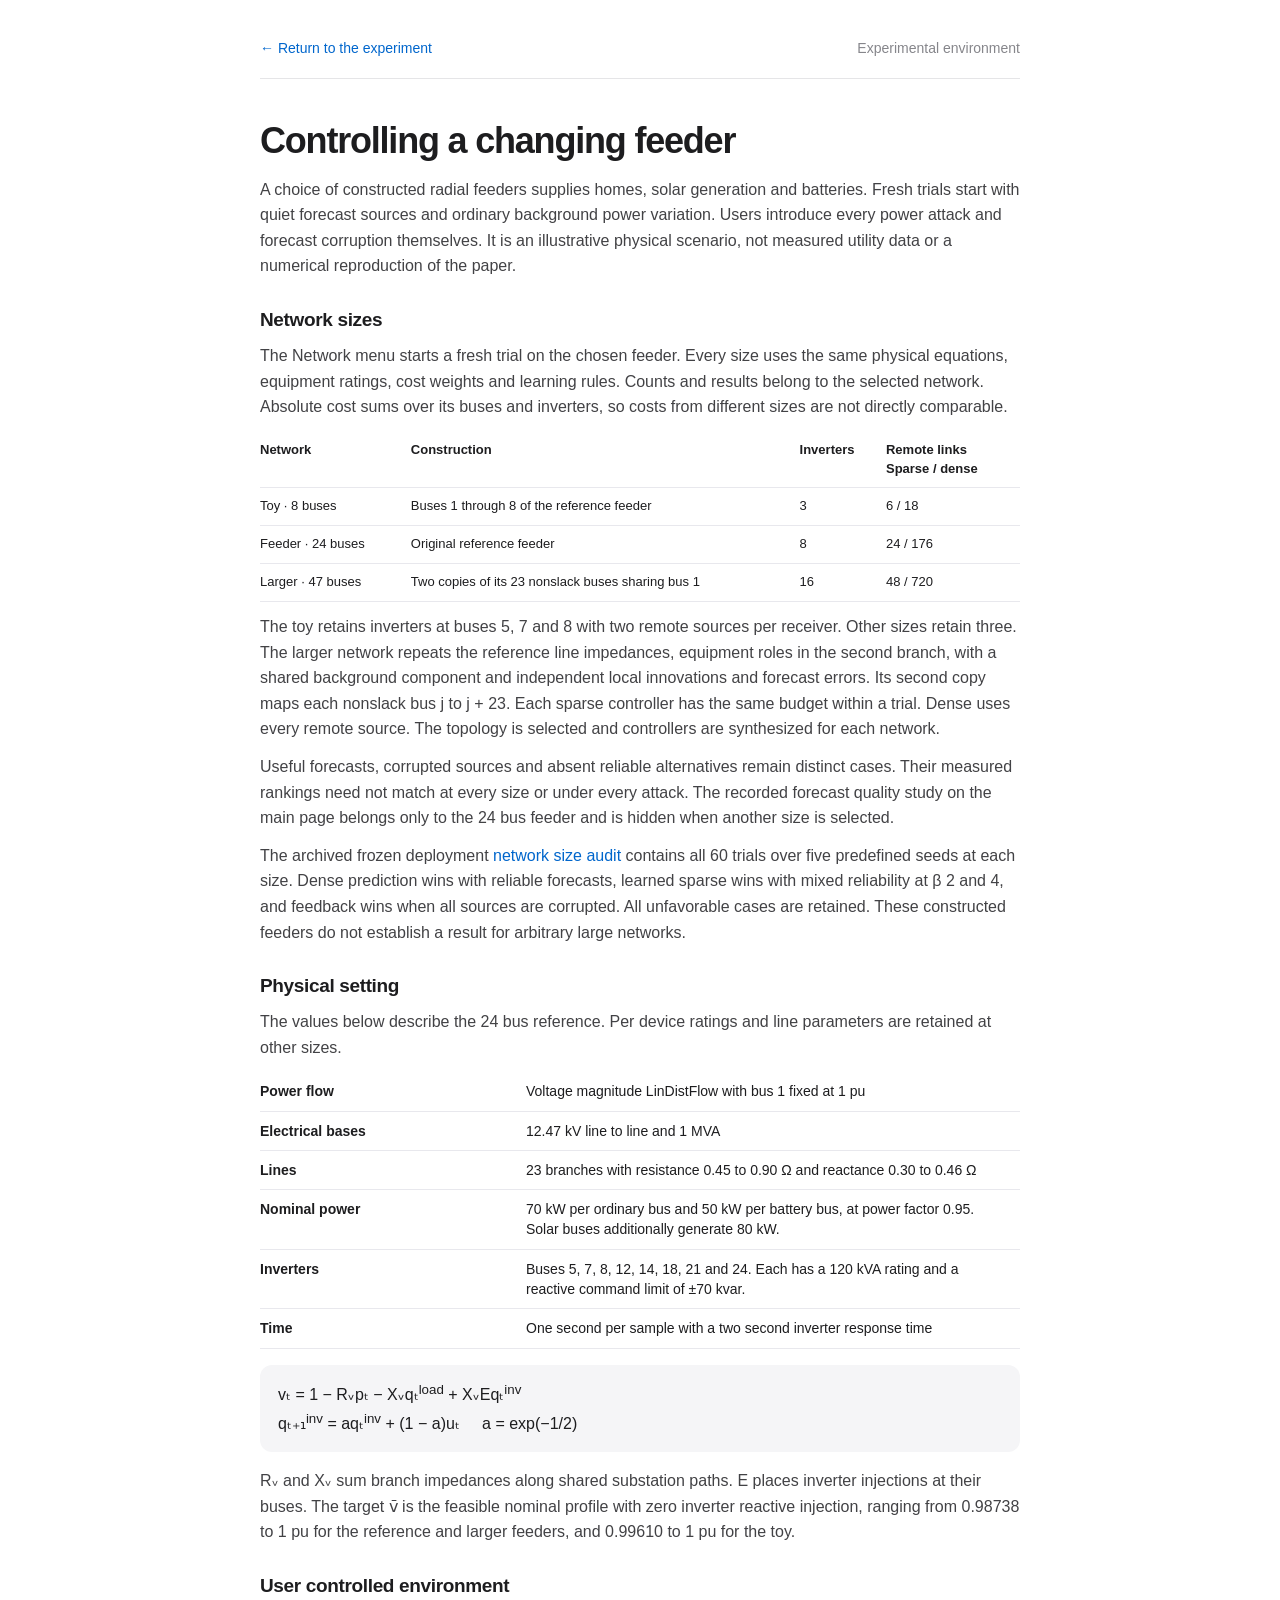
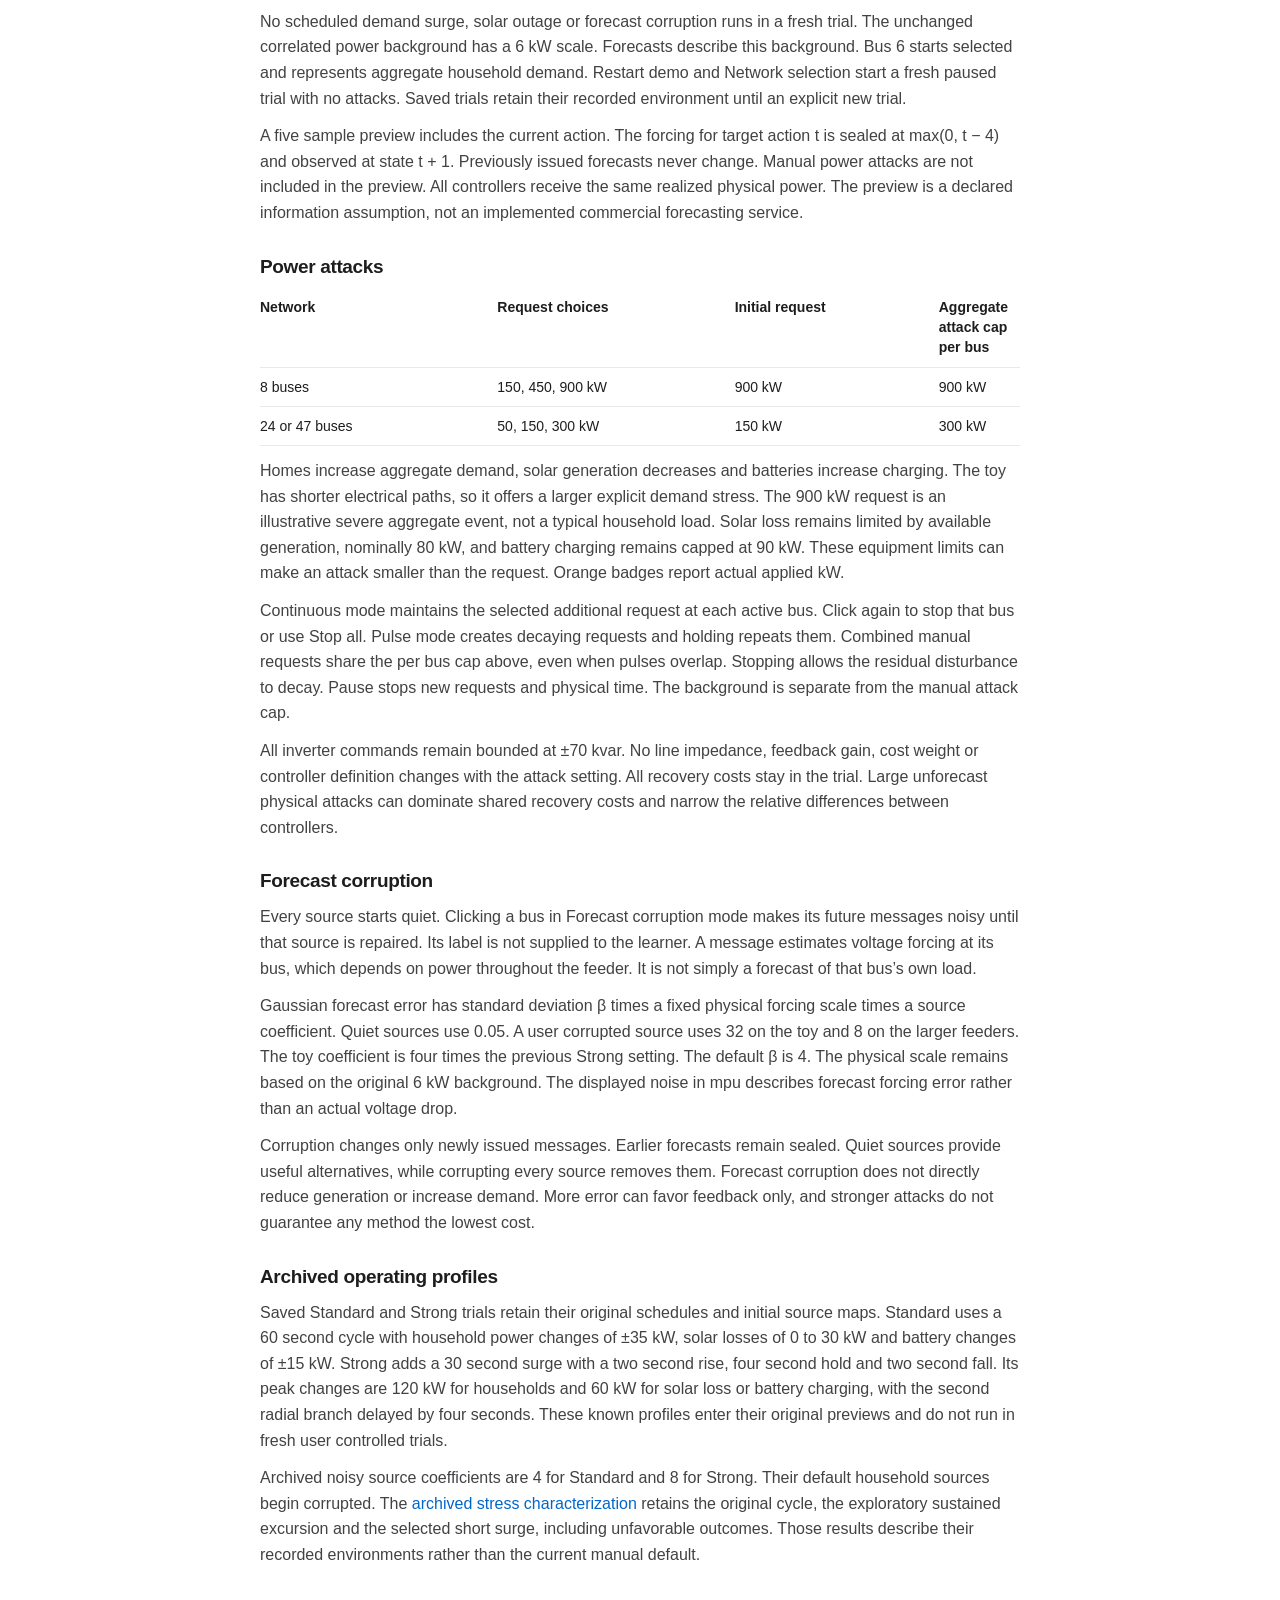
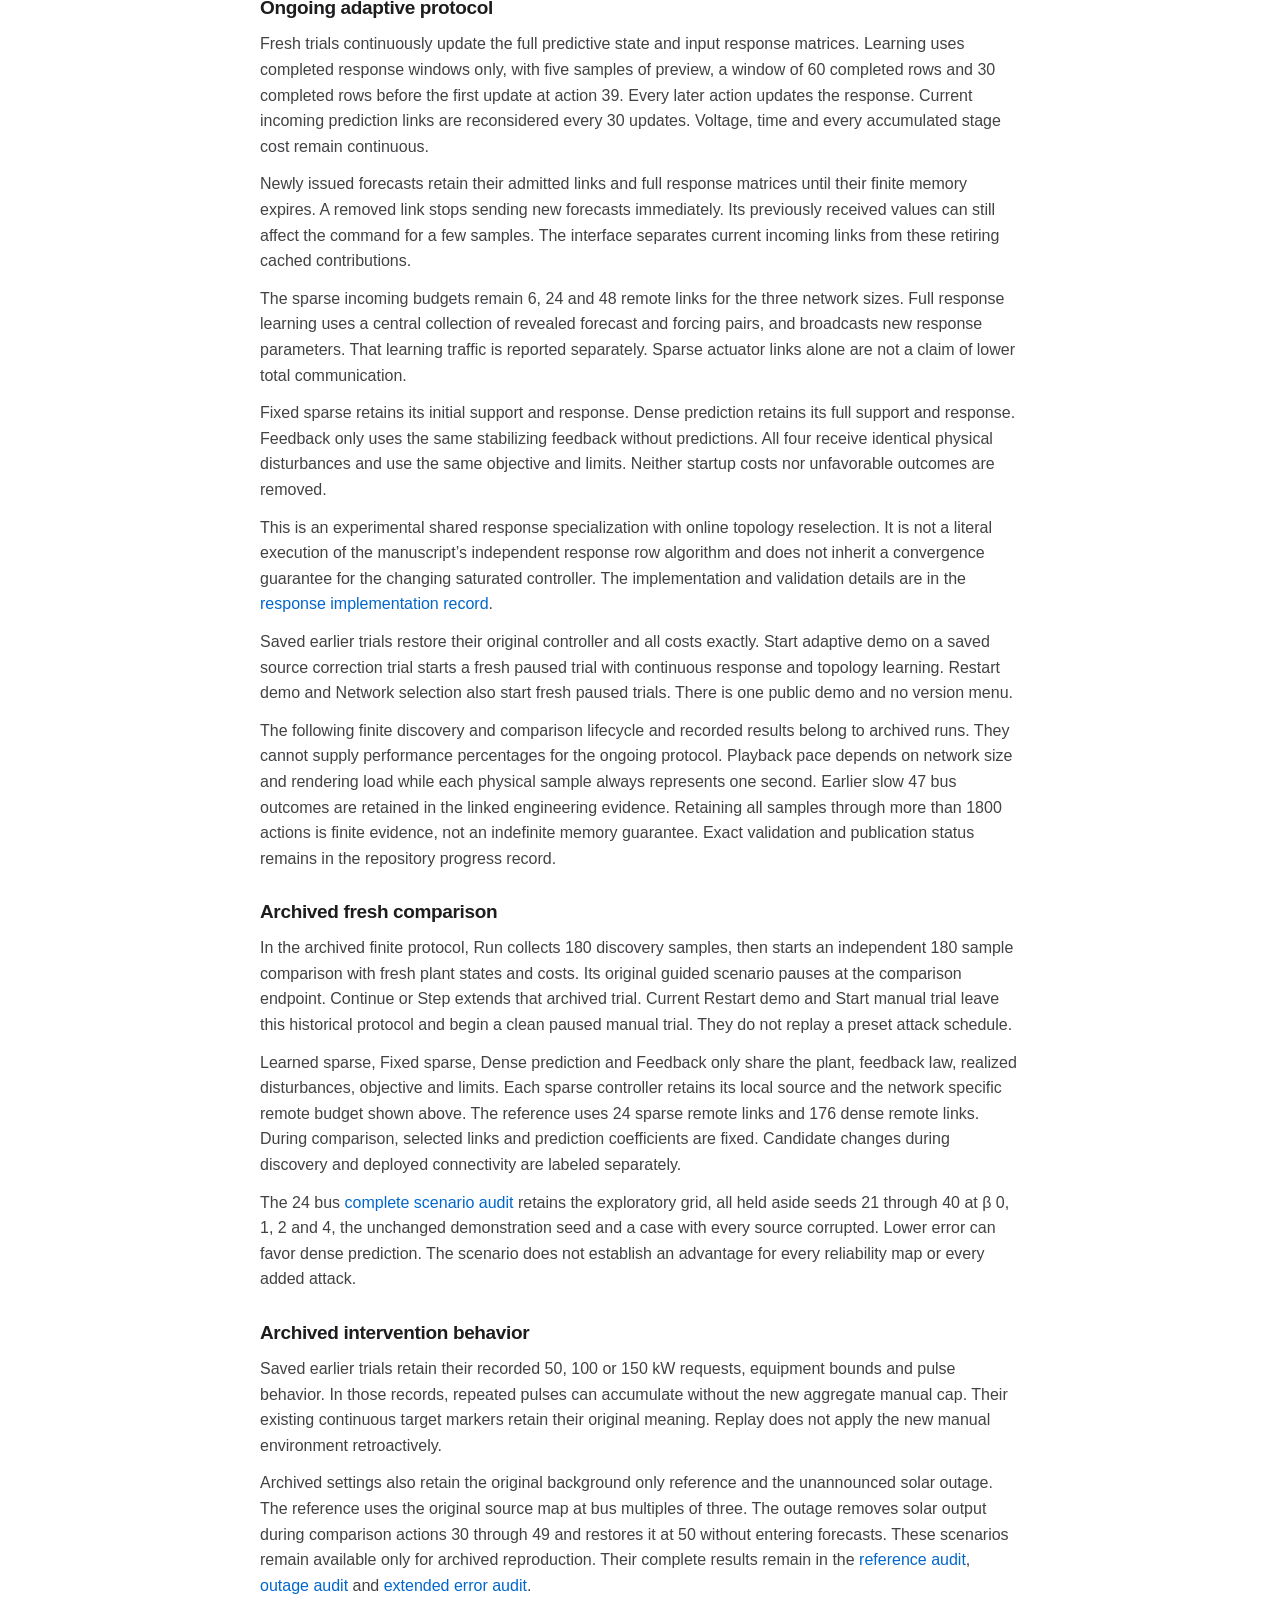
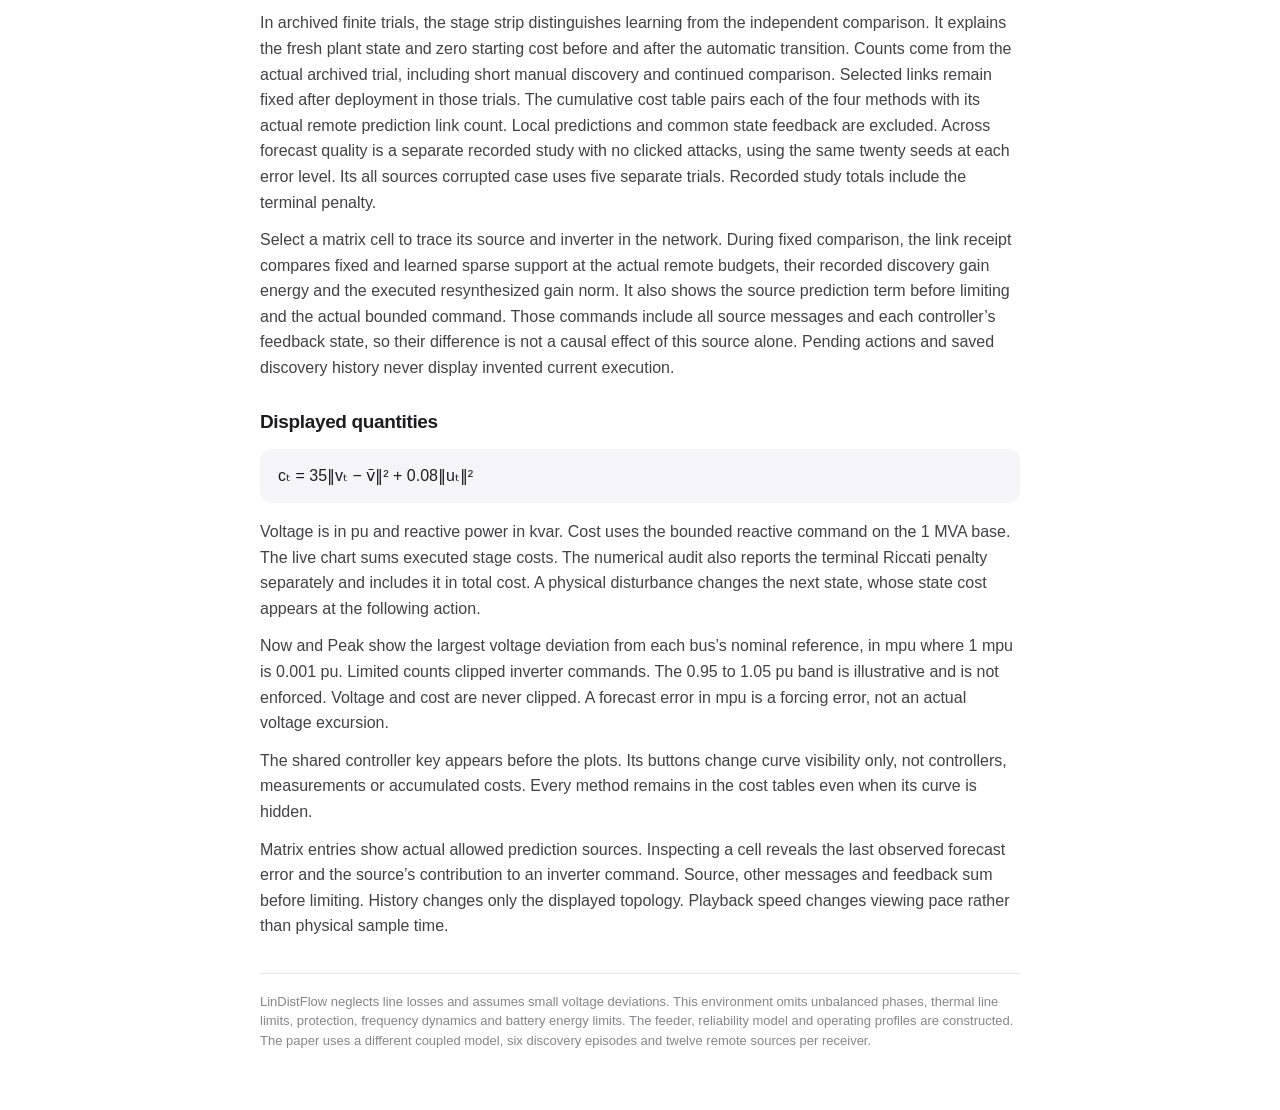
<file: environment.html>
<!doctype html>
<html lang="en">
<head>
<meta charset="utf-8">
<meta name="viewport" content="width=device-width, initial-scale=1">
<meta name="description" content="Experimental environment for the interactive LinDistFlow feeder demo.">
<title>Experimental environment · Keeping the Grid Steady</title>
<style>
:root{font-family:-apple-system,BlinkMacSystemFont,"Segoe UI",sans-serif;color:#1d1d1f;background:#fff;font-synthesis:none}*{box-sizing:border-box}body{margin:0;padding:40px 24px 60px}main{max-width:760px;margin:auto}nav{display:flex;justify-content:space-between;align-items:center;font-size:14px;border-bottom:1px solid #e5e5e7;padding-bottom:22px;margin-bottom:42px}a{color:#0066cc;text-decoration:none}a:hover{text-decoration:underline}nav span{color:#86868b}h1{font-size:36px;letter-spacing:-1.2px;line-height:1.1;font-weight:650;margin:0 0 16px}p{font-size:16px;line-height:1.6;margin:12px 0;color:#424245}h2{font-size:19px;letter-spacing:-.35px;margin:30px 0 10px}table{width:100%;border-collapse:collapse;font-size:14px;line-height:1.45}th,td{text-align:left;vertical-align:top;border-bottom:1px solid #e8e8ed;padding:9px 12px 9px 0}th{font-weight:600;width:35%}.network-scenarios th{width:auto}.network-scenarios{font-size:13px}.equation{font-size:16px;line-height:1.65;background:#f5f5f7;border-radius:12px;padding:14px 18px;margin:16px 0;font-variant-numeric:tabular-nums}footer{margin-top:34px;padding-top:18px;border-top:1px solid #e5e5e7;color:#86868b;font-size:13px;line-height:1.5}@media(max-width:520px){body{padding:24px 20px}h1{font-size:30px}nav{margin-bottom:30px}th{width:40%}.equation{font-size:14px;overflow-x:auto}}@media print{body{padding:0}nav{margin-bottom:20px}h1{font-size:28px}h2{margin-top:20px}p{font-size:11pt}table,footer{font-size:10pt}.equation{font-size:11pt}a{color:inherit}main{max-width:none}}
</style>
</head>
<body><main>
<nav><a href="./">← Return to the experiment</a><span>Experimental environment</span></nav>
<h1>Controlling a changing feeder</h1>
<p>A choice of constructed radial feeders supplies homes, solar generation and batteries. Fresh trials start with quiet forecast sources and ordinary background power variation. Users introduce every power attack and forecast corruption themselves. It is an illustrative physical scenario, not measured utility data or a numerical reproduction of the paper.</p>
<h2>Network sizes</h2>
<p>The Network menu starts a fresh trial on the chosen feeder. Every size uses the same physical equations, equipment ratings, cost weights and learning rules. Counts and results belong to the selected network. Absolute cost sums over its buses and inverters, so costs from different sizes are not directly comparable.</p>
<table class="network-scenarios" aria-label="Network scenarios"><thead><tr><th>Network</th><th>Construction</th><th>Inverters</th><th>Remote links<br>Sparse / dense</th></tr></thead><tbody>
<tr><td>Toy · 8 buses</td><td>Buses 1 through 8 of the reference feeder</td><td>3</td><td>6 / 18</td></tr>
<tr><td>Feeder · 24 buses</td><td>Original reference feeder</td><td>8</td><td>24 / 176</td></tr>
<tr><td>Larger · 47 buses</td><td>Two copies of its 23 nonslack buses sharing bus 1</td><td>16</td><td>48 / 720</td></tr>
</tbody></table>
<p>The toy retains inverters at buses 5, 7 and 8 with two remote sources per receiver. Other sizes retain three. The larger network repeats the reference line impedances, equipment roles in the second branch, with a shared background component and independent local innovations and forecast errors. Its second copy maps each nonslack bus j to j + 23. Each sparse controller has the same budget within a trial. Dense uses every remote source. The topology is selected and controllers are synthesized for each network.</p>
<p>Useful forecasts, corrupted sources and absent reliable alternatives remain distinct cases. Their measured rankings need not match at every size or under every attack. The recorded forecast quality study on the main page belongs only to the 24 bus feeder and is hidden when another size is selected.</p>
<p>The archived frozen deployment <a href="benchmark-network-scenarios.json">network size audit</a> contains all 60 trials over five predefined seeds at each size. Dense prediction wins with reliable forecasts, learned sparse wins with mixed reliability at β 2 and 4, and feedback wins when all sources are corrupted. All unfavorable cases are retained. These constructed feeders do not establish a result for arbitrary large networks.</p>
<h2>Physical setting</h2>
<p>The values below describe the 24 bus reference. Per device ratings and line parameters are retained at other sizes.</p>
<table aria-label="Feeder parameters">
<tr><th>Power flow</th><td>Voltage magnitude LinDistFlow with bus 1 fixed at 1 pu</td></tr>
<tr><th>Electrical bases</th><td>12.47 kV line to line and 1 MVA</td></tr>
<tr><th>Lines</th><td>23 branches with resistance 0.45 to 0.90 Ω and reactance 0.30 to 0.46 Ω</td></tr>
<tr><th>Nominal power</th><td>70 kW per ordinary bus and 50 kW per battery bus, at power factor 0.95. Solar buses additionally generate 80 kW.</td></tr>
<tr><th>Inverters</th><td>Buses 5, 7, 8, 12, 14, 18, 21 and 24. Each has a 120 kVA rating and a reactive command limit of ±70 kvar.</td></tr>
<tr><th>Time</th><td>One second per sample with a two second inverter response time</td></tr>
</table>
<div class="equation">vₜ = 1 − Rᵥpₜ − Xᵥqₜ<sup>load</sup> + XᵥEqₜ<sup>inv</sup><br>qₜ₊₁<sup>inv</sup> = aqₜ<sup>inv</sup> + (1 − a)uₜ &nbsp; &nbsp; a = exp(−1/2)</div>
<p>Rᵥ and Xᵥ sum branch impedances along shared substation paths. E places inverter injections at their buses. The target v̄ is the feasible nominal profile with zero inverter reactive injection, ranging from 0.98738 to 1 pu for the reference and larger feeders, and 0.99610 to 1 pu for the toy.</p>
<h2>User controlled environment</h2>
<p>No scheduled demand surge, solar outage or forecast corruption runs in a fresh trial. The unchanged correlated power background has a 6 kW scale. Forecasts describe this background. Bus 6 starts selected and represents aggregate household demand. Restart demo and Network selection start a fresh paused trial with no attacks. Saved trials retain their recorded environment until an explicit new trial.</p>
<p>A five sample preview includes the current action. The forcing for target action t is sealed at max(0, t − 4) and observed at state t + 1. Previously issued forecasts never change. Manual power attacks are not included in the preview. All controllers receive the same realized physical power. The preview is a declared information assumption, not an implemented commercial forecasting service.</p>
<h2>Power attacks</h2>
<table aria-label="Manual power requests"><thead><tr><th>Network</th><th>Request choices</th><th>Initial request</th><th>Aggregate attack cap per bus</th></tr></thead><tbody>
<tr><td>8 buses</td><td>150, 450, 900 kW</td><td>900 kW</td><td>900 kW</td></tr>
<tr><td>24 or 47 buses</td><td>50, 150, 300 kW</td><td>150 kW</td><td>300 kW</td></tr>
</tbody></table>
<p>Homes increase aggregate demand, solar generation decreases and batteries increase charging. The toy has shorter electrical paths, so it offers a larger explicit demand stress. The 900 kW request is an illustrative severe aggregate event, not a typical household load. Solar loss remains limited by available generation, nominally 80 kW, and battery charging remains capped at 90 kW. These equipment limits can make an attack smaller than the request. Orange badges report actual applied kW.</p>
<p>Continuous mode maintains the selected additional request at each active bus. Click again to stop that bus or use Stop all. Pulse mode creates decaying requests and holding repeats them. Combined manual requests share the per bus cap above, even when pulses overlap. Stopping allows the residual disturbance to decay. Pause stops new requests and physical time. The background is separate from the manual attack cap.</p>
<p>All inverter commands remain bounded at ±70 kvar. No line impedance, feedback gain, cost weight or controller definition changes with the attack setting. All recovery costs stay in the trial. Large unforecast physical attacks can dominate shared recovery costs and narrow the relative differences between controllers.</p>
<h2>Forecast corruption</h2>
<p>Every source starts quiet. Clicking a bus in Forecast corruption mode makes its future messages noisy until that source is repaired. Its label is not supplied to the learner. A message estimates voltage forcing at its bus, which depends on power throughout the feeder. It is not simply a forecast of that bus’s own load.</p>
<p>Gaussian forecast error has standard deviation β times a fixed physical forcing scale times a source coefficient. Quiet sources use 0.05. A user corrupted source uses 32 on the toy and 8 on the larger feeders. The toy coefficient is four times the previous Strong setting. The default β is 4. The physical scale remains based on the original 6 kW background. The displayed noise in mpu describes forecast forcing error rather than an actual voltage drop.</p>
<p>Corruption changes only newly issued messages. Earlier forecasts remain sealed. Quiet sources provide useful alternatives, while corrupting every source removes them. Forecast corruption does not directly reduce generation or increase demand. More error can favor feedback only, and stronger attacks do not guarantee any method the lowest cost.</p>
<h2>Archived operating profiles</h2>
<p>Saved Standard and Strong trials retain their original schedules and initial source maps. Standard uses a 60 second cycle with household power changes of ±35 kW, solar losses of 0 to 30 kW and battery changes of ±15 kW. Strong adds a 30 second surge with a two second rise, four second hold and two second fall. Its peak changes are 120 kW for households and 60 kW for solar loss or battery charging, with the second radial branch delayed by four seconds. These known profiles enter their original previews and do not run in fresh user controlled trials.</p>
<p>Archived noisy source coefficients are 4 for Standard and 8 for Strong. Their default household sources begin corrupted. The <a href="refinement/strong-stress-outcomes.json">archived stress characterization</a> retains the original cycle, the exploratory sustained excursion and the selected short surge, including unfavorable outcomes. Those results describe their recorded environments rather than the current manual default.</p>
<h2>Ongoing adaptive protocol</h2>
<p>Fresh trials continuously update the full predictive state and input response matrices. Learning uses completed response windows only, with five samples of preview, a window of 60 completed rows and 30 completed rows before the first update at action 39. Every later action updates the response. Current incoming prediction links are reconsidered every 30 updates. Voltage, time and every accumulated stage cost remain continuous.</p>
<p>Newly issued forecasts retain their admitted links and full response matrices until their finite memory expires. A removed link stops sending new forecasts immediately. Its previously received values can still affect the command for a few samples. The interface separates current incoming links from these retiring cached contributions.</p>
<p>The sparse incoming budgets remain 6, 24 and 48 remote links for the three network sizes. Full response learning uses a central collection of revealed forecast and forcing pairs, and broadcasts new response parameters. That learning traffic is reported separately. Sparse actuator links alone are not a claim of lower total communication.</p>
<p>Fixed sparse retains its initial support and response. Dense prediction retains its full support and response. Feedback only uses the same stabilizing feedback without predictions. All four receive identical physical disturbances and use the same objective and limits. Neither startup costs nor unfavorable outcomes are removed.</p>
<p>This is an experimental shared response specialization with online topology reselection. It is not a literal execution of the manuscript’s independent response row algorithm and does not inherit a convergence guarantee for the changing saturated controller. The implementation and validation details are in the <a href="https://github.com/tongxin-li/online-sls-demo/blob/main/refinement/adaptive-response-map.md">response implementation record</a>.</p>
<p>Saved earlier trials restore their original controller and all costs exactly. Start adaptive demo on a saved source correction trial starts a fresh paused trial with continuous response and topology learning. Restart demo and Network selection also start fresh paused trials. There is one public demo and no version menu.</p>
<p>The following finite discovery and comparison lifecycle and recorded results belong to archived runs. They cannot supply performance percentages for the ongoing protocol. Playback pace depends on network size and rendering load while each physical sample always represents one second. Earlier slow 47 bus outcomes are retained in the linked engineering evidence. Retaining all samples through more than 1800 actions is finite evidence, not an indefinite memory guarantee. Exact validation and publication status remains in the repository progress record.</p>
<h2>Archived fresh comparison</h2>
<p>In the archived finite protocol, Run collects 180 discovery samples, then starts an independent 180 sample comparison with fresh plant states and costs. Its original guided scenario pauses at the comparison endpoint. Continue or Step extends that archived trial. Current Restart demo and Start manual trial leave this historical protocol and begin a clean paused manual trial. They do not replay a preset attack schedule.</p>
<p>Learned sparse, Fixed sparse, Dense prediction and Feedback only share the plant, feedback law, realized disturbances, objective and limits. Each sparse controller retains its local source and the network specific remote budget shown above. The reference uses 24 sparse remote links and 176 dense remote links. During comparison, selected links and prediction coefficients are fixed. Candidate changes during discovery and deployed connectivity are labeled separately.</p>
<p>The 24 bus <a href="benchmark-forecasted-scenario.json">complete scenario audit</a> retains the exploratory grid, all held aside seeds 21 through 40 at β 0, 1, 2 and 4, the unchanged demonstration seed and a case with every source corrupted. Lower error can favor dense prediction. The scenario does not establish an advantage for every reliability map or every added attack.</p>
<h2>Archived intervention behavior</h2>
<p>Saved earlier trials retain their recorded 50, 100 or 150 kW requests, equipment bounds and pulse behavior. In those records, repeated pulses can accumulate without the new aggregate manual cap. Their existing continuous target markers retain their original meaning. Replay does not apply the new manual environment retroactively.</p>
<p>Archived settings also retain the original background only reference and the unannounced solar outage. The reference uses the original source map at bus multiples of three. The outage removes solar output during comparison actions 30 through 49 and restores it at 50 without entering forecasts. These scenarios remain available only for archived reproduction. Their complete results remain in the <a href="benchmark-communication.json">reference audit</a>, <a href="benchmark-stress.json">outage audit</a> and <a href="benchmark-forecast-stress.json">extended error audit</a>.</p>
<p>In archived finite trials, the stage strip distinguishes learning from the independent comparison. It explains the fresh plant state and zero starting cost before and after the automatic transition. Counts come from the actual archived trial, including short manual discovery and continued comparison. Selected links remain fixed after deployment in those trials. The cumulative cost table pairs each of the four methods with its actual remote prediction link count. Local predictions and common state feedback are excluded. Across forecast quality is a separate recorded study with no clicked attacks, using the same twenty seeds at each error level. Its all sources corrupted case uses five separate trials. Recorded study totals include the terminal penalty.</p>
<p>Select a matrix cell to trace its source and inverter in the network. During fixed comparison, the link receipt compares fixed and learned sparse support at the actual remote budgets, their recorded discovery gain energy and the executed resynthesized gain norm. It also shows the source prediction term before limiting and the actual bounded command. Those commands include all source messages and each controller’s feedback state, so their difference is not a causal effect of this source alone. Pending actions and saved discovery history never display invented current execution.</p>
<h2>Displayed quantities</h2>
<div class="equation">cₜ = 35‖vₜ − v̄‖² + 0.08‖uₜ‖²</div>
<p>Voltage is in pu and reactive power in kvar. Cost uses the bounded reactive command on the 1 MVA base. The live chart sums executed stage costs. The numerical audit also reports the terminal Riccati penalty separately and includes it in total cost. A physical disturbance changes the next state, whose state cost appears at the following action.</p>
<p>Now and Peak show the largest voltage deviation from each bus’s nominal reference, in mpu where 1 mpu is 0.001 pu. Limited counts clipped inverter commands. The 0.95 to 1.05 pu band is illustrative and is not enforced. Voltage and cost are never clipped. A forecast error in mpu is a forcing error, not an actual voltage excursion.</p>
<p>The shared controller key appears before the plots. Its buttons change curve visibility only, not controllers, measurements or accumulated costs. Every method remains in the cost tables even when its curve is hidden.</p>
<p>Matrix entries show actual allowed prediction sources. Inspecting a cell reveals the last observed forecast error and the source’s contribution to an inverter command. Source, other messages and feedback sum before limiting. History changes only the displayed topology. Playback speed changes viewing pace rather than physical sample time.</p>
<footer>LinDistFlow neglects line losses and assumes small voltage deviations. This environment omits unbalanced phases, thermal line limits, protection, frequency dynamics and battery energy limits. The feeder, reliability model and operating profiles are constructed. The paper uses a different coupled model, six discovery episodes and twelve remote sources per receiver.</footer>
</main></body></html>
</file>
